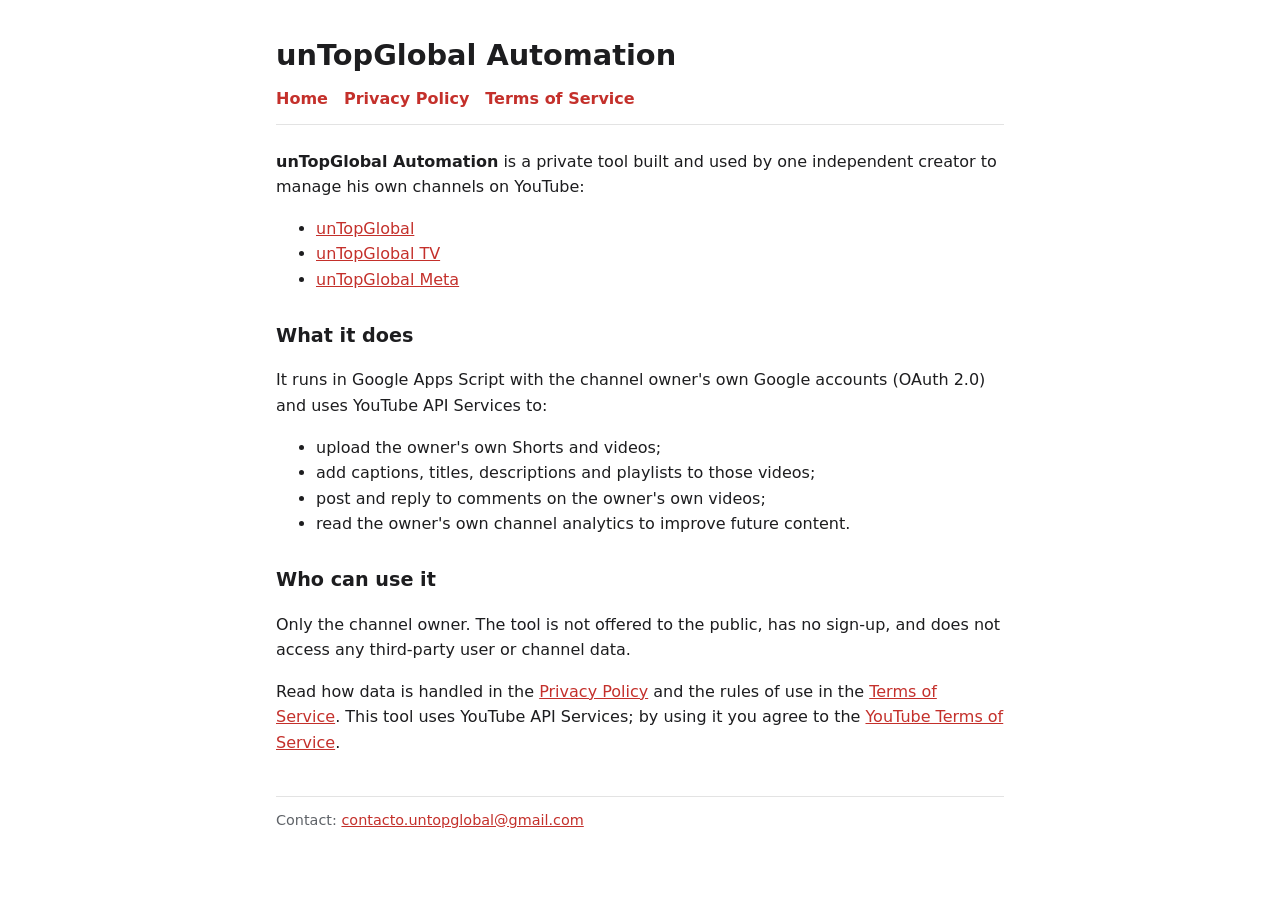
<file: index.html>
<!doctype html>
<html lang="en">
<head>
<meta charset="utf-8">
<meta name="viewport" content="width=device-width, initial-scale=1">
<title>unTopGlobal Automation</title>
<meta name="description" content="Private automation tool that manages the unTopGlobal creator channels.">
<link rel="stylesheet" href="estilo.css">
</head>
<body>
<main>
<header>
  <h1>unTopGlobal Automation</h1>
  <nav><a href="./">Home</a><a href="privacy.html">Privacy Policy</a><a href="terms.html">Terms of Service</a></nav>
</header>

<p><strong>unTopGlobal Automation</strong> is a private tool built and used by one independent creator to manage his own channels on YouTube:</p>
<ul>
  <li><a href="https://www.youtube.com/@unTopGlobal">unTopGlobal</a></li>
  <li><a href="https://www.youtube.com/@unTopGlobalTV">unTopGlobal TV</a></li>
  <li><a href="https://www.youtube.com/@unTopGlobalMeta">unTopGlobal Meta</a></li>
</ul>

<h2>What it does</h2>
<p>It runs in Google Apps Script with the channel owner's own Google accounts (OAuth 2.0) and uses YouTube API Services to:</p>
<ul>
  <li>upload the owner's own Shorts and videos;</li>
  <li>add captions, titles, descriptions and playlists to those videos;</li>
  <li>post and reply to comments on the owner's own videos;</li>
  <li>read the owner's own channel analytics to improve future content.</li>
</ul>

<h2>Who can use it</h2>
<p>Only the channel owner. The tool is not offered to the public, has no sign-up, and does not access any third-party user or channel data.</p>

<p>Read how data is handled in the <a href="privacy.html">Privacy Policy</a> and the rules of use in the <a href="terms.html">Terms of Service</a>. This tool uses YouTube API Services; by using it you agree to the <a href="https://www.youtube.com/t/terms">YouTube Terms of Service</a>.</p>

<footer>Contact: <a href="mailto:contacto.untopglobal@gmail.com">contacto.untopglobal@gmail.com</a></footer>
</main>
</body>
</html>
</file>
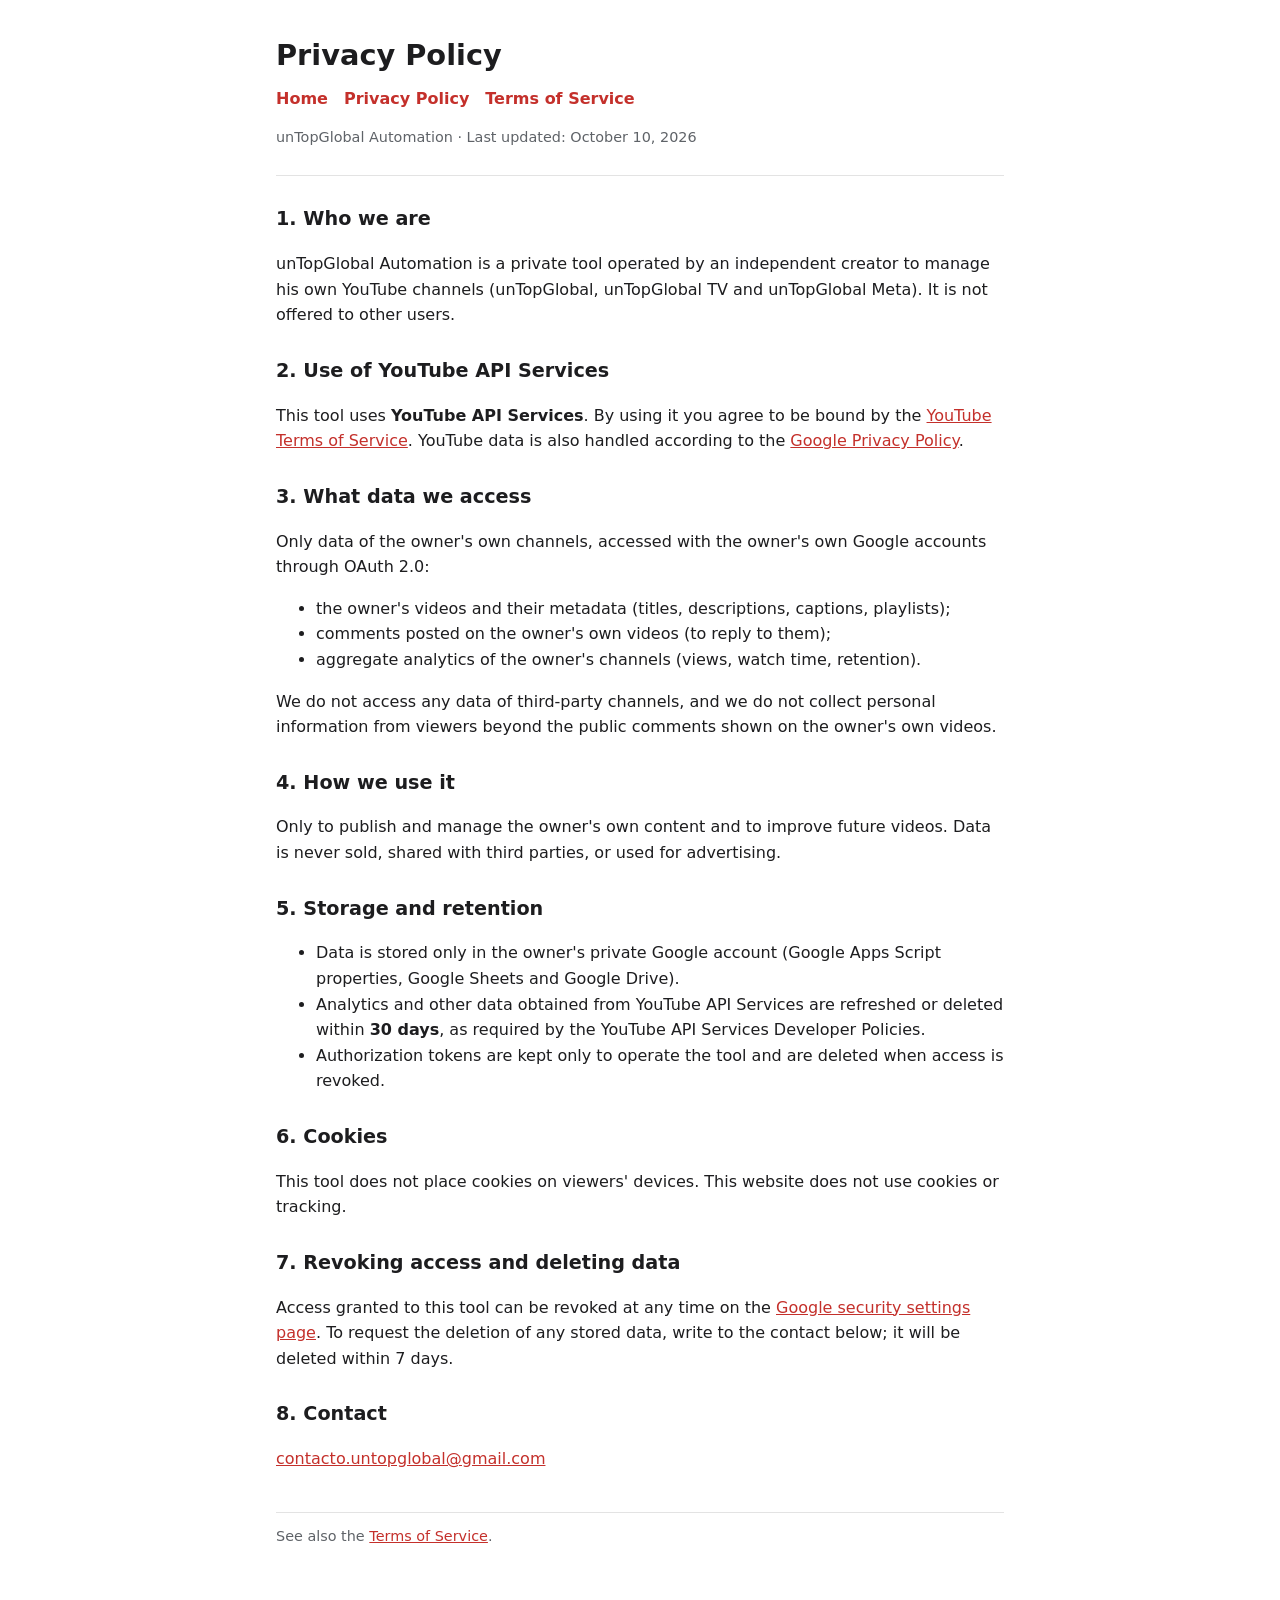
<file: privacy.html>
<!doctype html>
<html lang="en">
<head>
<meta charset="utf-8">
<meta name="viewport" content="width=device-width, initial-scale=1">
<title>Privacy Policy</title>
<meta name="description" content="Privacy Policy of unTopGlobal Automation.">
<link rel="stylesheet" href="estilo.css">
</head>
<body>
<main>
<header>
  <h1>Privacy Policy</h1>
  <nav><a href="./">Home</a><a href="privacy.html">Privacy Policy</a><a href="terms.html">Terms of Service</a></nav>
  <p class="suave">unTopGlobal Automation · Last updated: October 10, 2026</p>
</header>

<h2>1. Who we are</h2>
<p>unTopGlobal Automation is a private tool operated by an independent creator to manage his own YouTube channels (unTopGlobal, unTopGlobal TV and unTopGlobal Meta). It is not offered to other users.</p>

<h2>2. Use of YouTube API Services</h2>
<p>This tool uses <strong>YouTube API Services</strong>. By using it you agree to be bound by the <a href="https://www.youtube.com/t/terms">YouTube Terms of Service</a>. YouTube data is also handled according to the <a href="https://policies.google.com/privacy">Google Privacy Policy</a>.</p>

<h2>3. What data we access</h2>
<p>Only data of the owner's own channels, accessed with the owner's own Google accounts through OAuth 2.0:</p>
<ul>
  <li>the owner's videos and their metadata (titles, descriptions, captions, playlists);</li>
  <li>comments posted on the owner's own videos (to reply to them);</li>
  <li>aggregate analytics of the owner's channels (views, watch time, retention).</li>
</ul>
<p>We do not access any data of third-party channels, and we do not collect personal information from viewers beyond the public comments shown on the owner's own videos.</p>

<h2>4. How we use it</h2>
<p>Only to publish and manage the owner's own content and to improve future videos. Data is never sold, shared with third parties, or used for advertising.</p>

<h2>5. Storage and retention</h2>
<ul>
  <li>Data is stored only in the owner's private Google account (Google Apps Script properties, Google Sheets and Google Drive).</li>
  <li>Analytics and other data obtained from YouTube API Services are refreshed or deleted within <strong>30 days</strong>, as required by the YouTube API Services Developer Policies.</li>
  <li>Authorization tokens are kept only to operate the tool and are deleted when access is revoked.</li>
</ul>

<h2>6. Cookies</h2>
<p>This tool does not place cookies on viewers' devices. This website does not use cookies or tracking.</p>

<h2>7. Revoking access and deleting data</h2>
<p>Access granted to this tool can be revoked at any time on the <a href="https://security.google.com/settings/security/permissions">Google security settings page</a>. To request the deletion of any stored data, write to the contact below; it will be deleted within 7 days.</p>

<h2>8. Contact</h2>
<p><a href="mailto:contacto.untopglobal@gmail.com">contacto.untopglobal@gmail.com</a></p>

<footer>See also the <a href="terms.html">Terms of Service</a>.</footer>
</main>
</body>
</html>
</file>
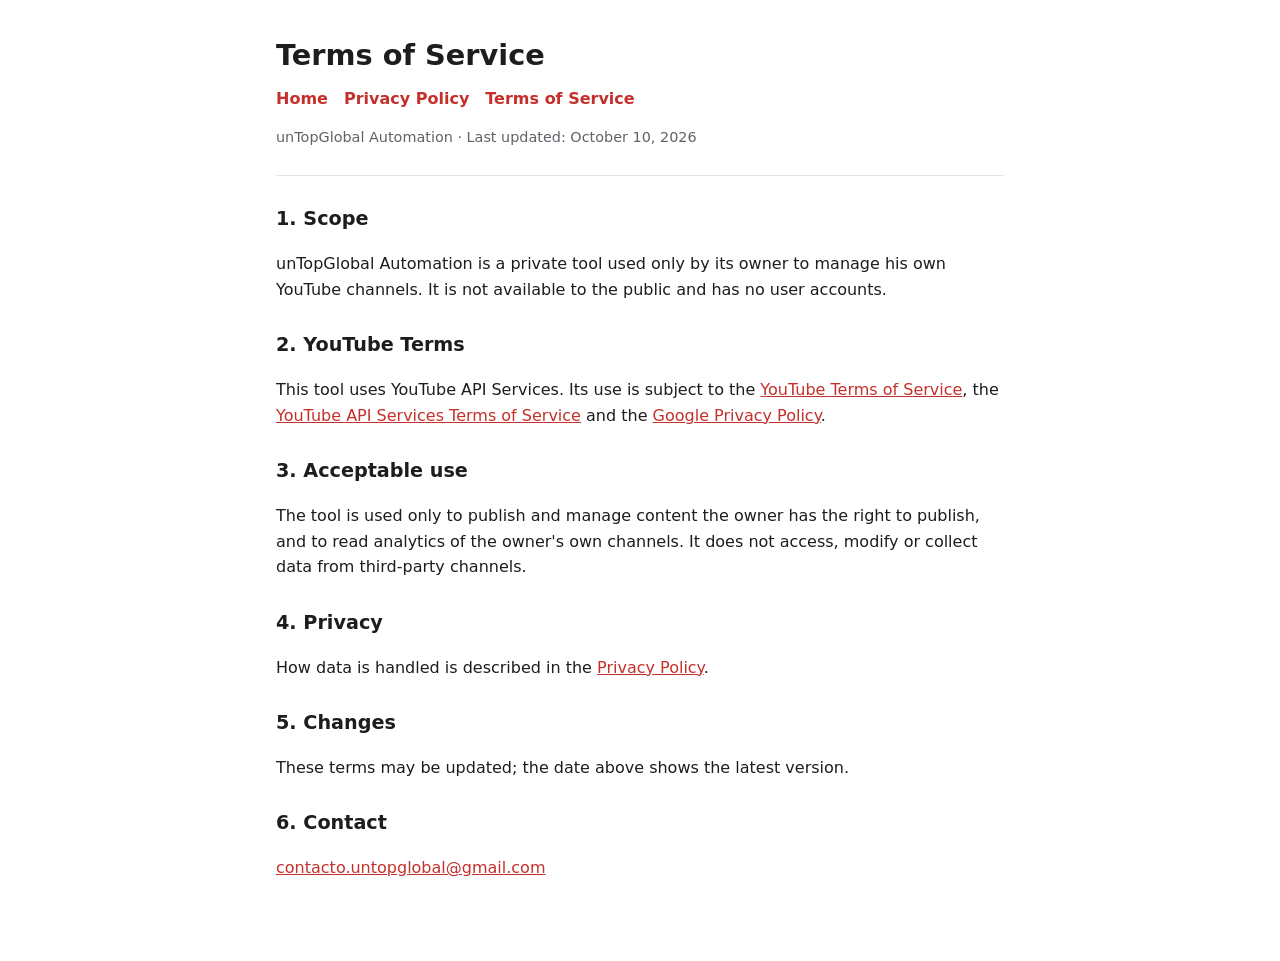
<file: terms.html>
<!doctype html>
<html lang="en">
<head>
<meta charset="utf-8">
<meta name="viewport" content="width=device-width, initial-scale=1">
<title>Terms of Service</title>
<meta name="description" content="Terms of Service of unTopGlobal Automation.">
<link rel="stylesheet" href="estilo.css">
</head>
<body>
<main>
<header>
  <h1>Terms of Service</h1>
  <nav><a href="./">Home</a><a href="privacy.html">Privacy Policy</a><a href="terms.html">Terms of Service</a></nav>
  <p class="suave">unTopGlobal Automation · Last updated: October 10, 2026</p>
</header>

<h2>1. Scope</h2>
<p>unTopGlobal Automation is a private tool used only by its owner to manage his own YouTube channels. It is not available to the public and has no user accounts.</p>

<h2>2. YouTube Terms</h2>
<p>This tool uses YouTube API Services. Its use is subject to the <a href="https://www.youtube.com/t/terms">YouTube Terms of Service</a>, the <a href="https://developers.google.com/youtube/terms/api-services-terms-of-service">YouTube API Services Terms of Service</a> and the <a href="https://policies.google.com/privacy">Google Privacy Policy</a>.</p>

<h2>3. Acceptable use</h2>
<p>The tool is used only to publish and manage content the owner has the right to publish, and to read analytics of the owner's own channels. It does not access, modify or collect data from third-party channels.</p>

<h2>4. Privacy</h2>
<p>How data is handled is described in the <a href="privacy.html">Privacy Policy</a>.</p>

<h2>5. Changes</h2>
<p>These terms may be updated; the date above shows the latest version.</p>

<h2>6. Contact</h2>
<p><a href="mailto:contacto.untopglobal@gmail.com">contacto.untopglobal@gmail.com</a></p>
</main>
</body>
</html>
</file>
<file: estilo.css>
:root { --fondo: #ffffff; --texto: #1d1d1f; --suave: #5f6368; --acento: #c4302b; --borde: #e3e3e3; }
@media (prefers-color-scheme: dark) { :root { --fondo: #121212; --texto: #ececec; --suave: #a8a8a8; --acento: #ff6b61; --borde: #2c2c2c; } }
* { box-sizing: border-box; }
body { margin: 0; background: var(--fondo); color: var(--texto); font: 16px/1.6 system-ui, -apple-system, "Segoe UI", Roboto, sans-serif; }
main { max-width: 760px; margin: 0 auto; padding: 32px 16px 64px; }
header { border-bottom: 1px solid var(--borde); margin-bottom: 24px; padding-bottom: 12px; }
nav a { margin-right: 16px; color: var(--acento); text-decoration: none; font-weight: 600; }
nav a:hover { text-decoration: underline; }
h1 { font-size: 1.8rem; margin: 0 0 8px; }
h2 { font-size: 1.2rem; margin-top: 28px; }
p, li { color: var(--texto); }
.suave { color: var(--suave); font-size: .9rem; }
a { color: var(--acento); }
footer { border-top: 1px solid var(--borde); margin-top: 40px; padding-top: 12px; font-size: .9rem; color: var(--suave); }
</file>
